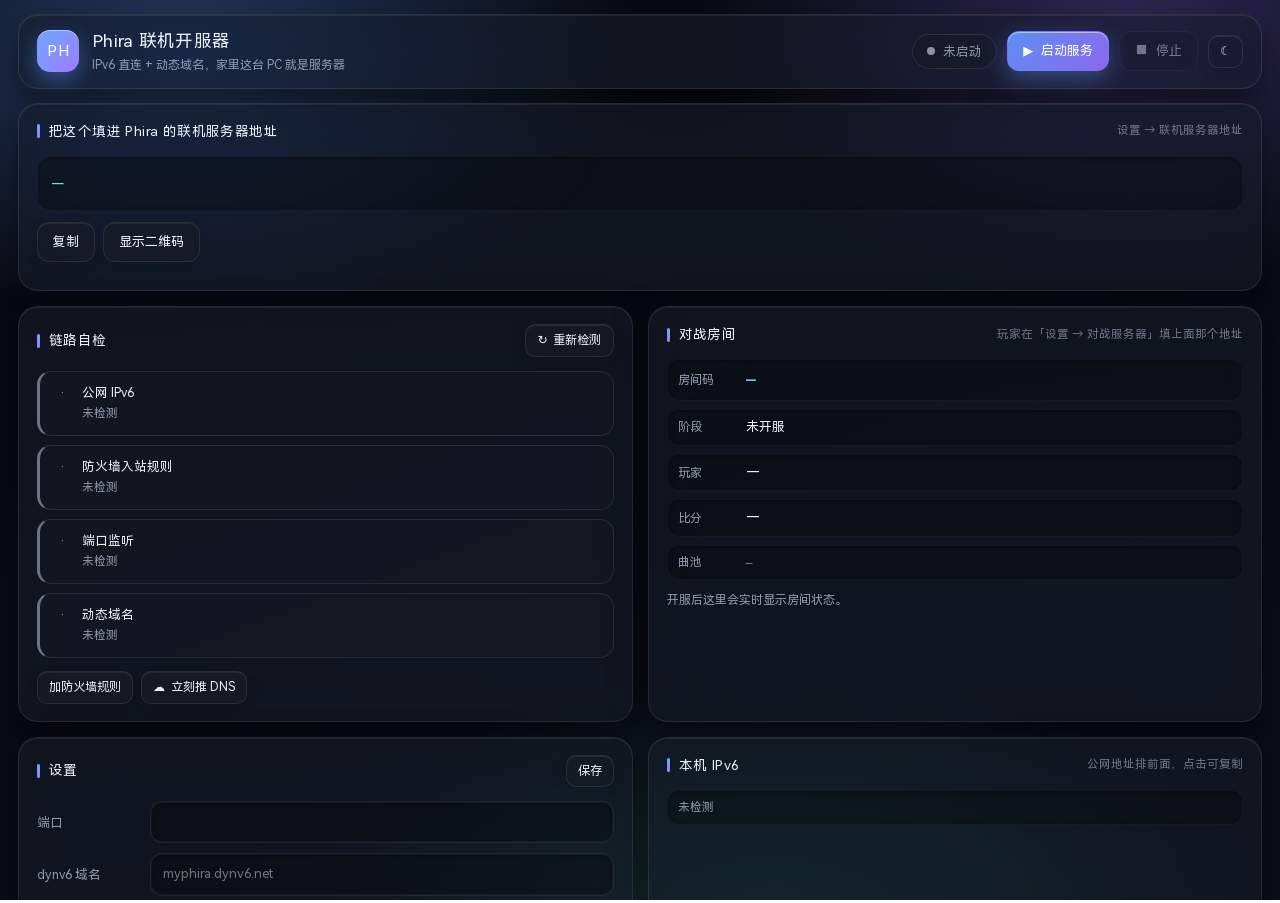
<file: launcher/ui/index.html>
<!DOCTYPE html>
<html lang="zh-CN" data-theme="dark">
<head>
  <meta charset="UTF-8" />
  <meta name="viewport" content="width=device-width, initial-scale=1.0" />
  <title>Phira 联机开服器</title>
  <link rel="stylesheet" href="style.css" />
</head>
<body>

<header class="topbar glass">
  <div class="brand">
    <div class="logo">PH</div>
    <div>
      <h1>Phira 联机开服器</h1>
      <p class="sub">IPv6 直连 + 动态域名，家里这台 PC 就是服务器</p>
    </div>
  </div>
  <div class="top-actions">
    <div id="status-pill" class="pill off"><span class="dot"></span><span id="status-text">未启动</span></div>
    <button id="btn-start" class="btn primary">▶&nbsp; 启动服务</button>
    <button id="btn-stop" class="btn ghost" disabled>■&nbsp; 停止</button>
    <button id="btn-theme" class="btn ghost small" title="切换深浅色">☾</button>
  </div>
</header>

<main>
  <section class="grid">
    <!-- 分享 -->
    <div class="card glass wide hoverable">
      <div class="card-head">
        <h2>把这个填进 Phira 的联机服务器地址</h2>
        <span class="hint">设置 → 联机服务器地址</span>
      </div>
      <div class="share">
        <div class="share-main">
          <code id="share-addr" class="big-addr">—</code>
          <div class="share-btns">
            <button id="btn-copy" class="btn">复制</button>
            <button id="btn-qr" class="btn">显示二维码</button>
          </div>
        </div>
        <div id="qr-wrap" class="qr hidden"></div>
      </div>
      <p class="note" id="share-note"></p>
    </div>

    <!-- 自检 -->
    <div class="card glass hoverable">
      <div class="card-head">
        <h2>链路自检</h2>
        <button id="btn-check" class="btn small">↻&nbsp; 重新检测</button>
      </div>
      <ul class="checklist" id="checklist">
        <li class="check pending"><span class="mark">·</span><div><b>公网 IPv6</b><em>未检测</em></div></li>
        <li class="check pending"><span class="mark">·</span><div><b>防火墙入站规则</b><em>未检测</em></div></li>
        <li class="check pending"><span class="mark">·</span><div><b>端口监听</b><em>未检测</em></div></li>
        <li class="check pending"><span class="mark">·</span><div><b>动态域名</b><em>未检测</em></div></li>
      </ul>
      <div class="row">
        <button id="btn-fw" class="btn small">加防火墙规则</button>
        <button id="btn-ddns" class="btn small">☁&nbsp; 立刻推 DNS</button>
      </div>
    </div>

    <!-- 对战房间 -->
    <div class="card glass hoverable">
      <div class="card-head">
        <h2>对战房间</h2>
        <span class="hint">玩家在「设置 → 对战服务器」填上面那个地址</span>
      </div>
      <div class="room">
        <div class="room-row">
          <span class="room-label">房间码</span>
          <b id="room-code" class="room-code">—</b>
        </div>
        <div class="room-row">
          <span class="room-label">阶段</span>
          <b id="room-phase">未开服</b>
        </div>
        <div class="room-row">
          <span class="room-label">玩家</span>
          <span id="room-players">—</span>
        </div>
        <div class="room-row">
          <span class="room-label">比分</span>
          <span id="room-score">—</span>
        </div>
        <div class="room-row">
          <span class="room-label">曲池</span>
          <span id="room-pool" class="room-pool">—</span>
        </div>
      </div>
      <p class="note" id="room-note">开服后这里会实时显示房间状态。</p>
    </div>

    <!-- 设置 -->
    <div class="card glass hoverable">
      <div class="card-head"><h2>设置</h2><button id="btn-save" class="btn small">保存</button></div>
      <label class="field"><span>端口</span><input id="in-port" type="number" min="1" max="65535" /></label>
      <label class="field"><span>dynv6 域名</span><input id="in-domain" placeholder="myphira.dynv6.net" /></label>
      <label class="field"><span>dynv6 token</span><input id="in-token" type="password" placeholder="在 dynv6 的域名详情页拿" /></label>
      <label class="toggler"><input id="in-ddns" type="checkbox" /><span>每 3 分钟自动更新动态域名</span></label>
      <label class="toggler"><input id="in-fw" type="checkbox" /><span>开服时自动加防火墙规则</span></label>
      <p class="note">域名留空就直接用 <code>[IPv6]:端口</code> 分享（地址会变，每次要重新发）。</p>
    </div>

    <!-- 地址明细 -->
    <div class="card glass hoverable">
      <div class="card-head"><h2>本机 IPv6</h2><span class="hint">公网地址排前面，点击可复制</span></div>
      <ul class="addrs" id="addrs"><li class="empty">未检测</li></ul>
    </div>
  </section>

  <section class="card glass logs">
    <div class="card-head"><h2>日志</h2><button id="btn-clear" class="btn small ghost">清空</button></div>
    <div id="log" class="logbox"></div>
  </section>
</main>

<script src="app.js"></script>
</body>
</html>
</file>
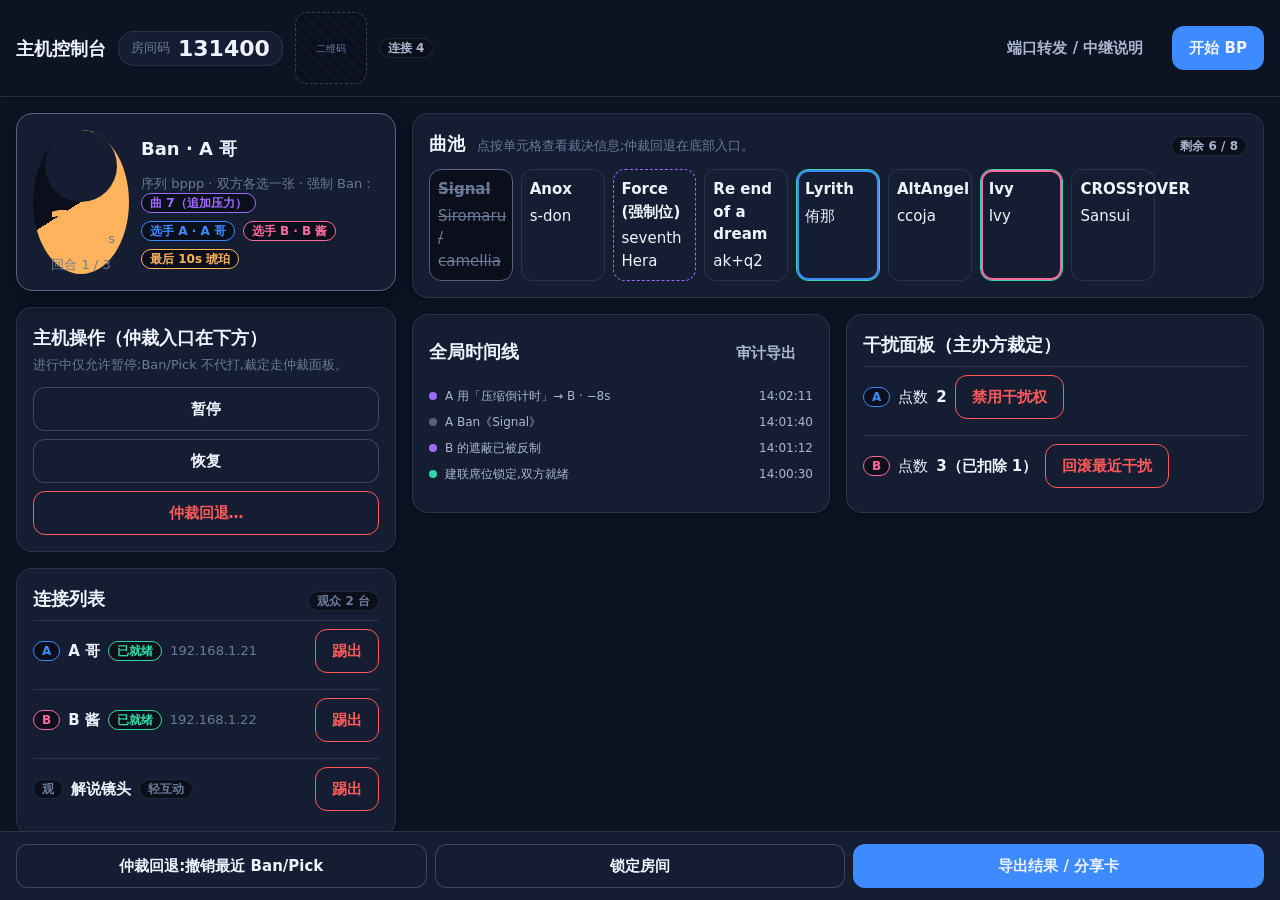
<file: bp-host/src/frontend/wireframe-host-console.html>
<!doctype html>
<!--
  wireframe-host-console.html —— 主机控制台线框（handoff 任务#7 · 桌面为主）
  布局：顶部房间码+二维码+连接数；中左当前回合卡片+倒计时；中右曲池网格；
        底部操作区+仲裁入口；侧边可滑出连接列表+全局时间线。
  视觉值一律来自 design-tokens.css（本文件禁止硬编码任何颜色/像素值）。
  注意：线框用假数据；真实运行时数据只来自主机广播（客户端不乐观推进）。
-->
<html lang="zh-CN">
<head>
<meta charset="utf-8">
<meta name="viewport" content="width=device-width, initial-scale=1">
<title>bp-host 线框 · 主机控制台</title>
<link rel="stylesheet" href="./design-tokens.css">
<link rel="stylesheet" href="./wireframe.css">
<style>
  /* 仅布局几何，全部使用令牌刻度 */
  .console-grid {
    display: grid;
    grid-template-columns: minmax(280px, 380px) 1fr;
    gap: var(--sp-4);
    padding: var(--sp-4);
    flex: 1;
    align-items: start;
  }
  .left-col { display: grid; gap: var(--sp-4); }
  .console-ops {
    display: grid;
    gap: var(--sp-2);
    grid-template-columns: repeat(auto-fit, minmax(var(--sp-10) * 2, 1fr));
  }
  .detail-cols { display: grid; gap: var(--sp-4); grid-template-columns: 1fr 1fr; }
  .conn-list { display: grid; gap: var(--sp-2); }
  .conn-row {
    display: flex; align-items: center; gap: var(--sp-2);
    padding: var(--sp-2) 0; border-top: 1px solid var(--border-subtle);
  }
</style>
</head>
<body>
<div class="app-shell">
  <!-- 顶栏：房间码 + 二维码 + 连接数 + 裁定入口 -->
  <header class="app-top">
    <strong style="font-size: var(--fz-lg)">主机控制台</strong>
    <span class="card" style="padding: 0 var(--sp-3); display: inline-flex; gap: var(--sp-2); align-items: center; box-shadow: none;">
      <span class="card-subtitle" style="margin: 0">房间码</span>
      <strong style="font-size: var(--fz-xl); font-variant-numeric: tabular-nums;">131400</strong>
    </span>
    <div class="qr" aria-label="扫码加入（线框占位）">二维码</div>
    <span class="badge">连接 4</span>
    <span style="flex: 1"></span>
    <button class="btn" variant="ghost">端口转发 / 中继说明</button>
    <button class="btn" variant="primary">开始 BP</button>
  </header>

  <div class="console-grid">
    <!-- 中左：当前回合 + 倒计时 + 操盘 -->
    <section class="left-col">
      <article class="turn-card" actor="A" sem="ban">
        <div style="display: flex; align-items: center; gap: var(--sp-3)">
          <div class="ring" tone="warn" style="--ring-pct: 66; --ring-tone: var(--danger-timeout);">
            <div class="ring-label">
              <div class="countdown" tone="warn">18<span class="countdown-unit">s</span></div>
              <div class="countdown-unit">回合 1 / 3</div>
            </div>
          </div>
          <div style="display: grid; gap: var(--sp-2); flex: 1">
            <h2 class="card-title">Ban · A 哥</h2>
            <p class="card-subtitle">序列 bppp · 双方各选一张 · 强制 Ban：<span class="badge" sem="interference">曲 7（追加压力）</span></p>
            <div style="display: flex; gap: var(--sp-2); flex-wrap: wrap">
              <span class="badge" A-side>选手 A · A 哥</span>
              <span class="badge" B-side>选手 B · B 酱</span>
              <span class="badge" sem="timeout">最后 10s 琥珀</span>
            </div>
          </div>
        </div>
      </article>

      <article class="card">
        <h3 class="card-title">主机操作（仲裁入口在下方）</h3>
        <p class="card-subtitle">进行中仅允许暂停;Ban/Pick 不代打,裁定走仲裁面板。</p>
        <div class="console-ops" style="margin-top: var(--sp-3)">
          <button class="btn">暂停</button>
          <button class="btn">恢复</button>
          <button class="btn" variant="danger">仲裁回退…</button>
        </div>
      </article>

      <article class="card">
        <div style="display: flex; align-items: baseline; justify-content: space-between">
          <h3 class="card-title">连接列表</h3>
          <span class="badge" role="spectator">观众 2 台</span>
        </div>
        <div class="conn-list" style="margin-top: var(--sp-2)">
          <div class="conn-row">
            <span class="badge" A-side>A</span><strong>A 哥</strong>
            <span class="badge" sem="pick">已就绪</span>
            <span class="card-subtitle" style="margin: 0">192.168.1.21</span>
            <span style="flex: 1"></span>
            <button class="btn" variant="danger">踢出</button>
          </div>
          <div class="conn-row">
            <span class="badge" B-side>B</span><strong>B 酱</strong>
            <span class="badge" sem="pick">已就绪</span>
            <span class="card-subtitle" style="margin: 0">192.168.1.22</span>
            <span style="flex: 1"></span>
            <button class="btn" variant="danger">踢出</button>
          </div>
          <div class="conn-row">
            <span class="badge" role="spectator">观</span><strong>解说镜头</strong>
            <span class="badge" role="spectator">轻互动</span>
            <span style="flex: 1"></span>
            <button class="btn" variant="danger">踢出</button>
          </div>
        </div>
      </article>
    </section>

    <!-- 中右：曲池 + 时间线 -->
    <section style="display: grid; gap: var(--sp-4)">
      <article class="card">
        <div style="display: flex; align-items: baseline; gap: var(--sp-3)">
          <h3 class="card-title">曲池</h3>
          <span class="card-subtitle">点按单元格查看裁决信息;仲裁回退在底部入口。</span>
          <span style="flex: 1"></span>
          <span class="badge">剩余 6 / 8</span>
        </div>
        <div class="pool-grid" style="margin-top: var(--sp-3)">
          <button class="chart-cell" status="banned"><strong>Signal</strong><span>Siromaru / camellia</span></button>
          <button class="chart-cell"><strong>Anox</strong><span>s-don</span></button>
          <button class="chart-cell" status="forcedBanCandidate"><strong>Force (强制位)</strong><span>seventh Hera</span></button>
          <button class="chart-cell"><strong>Re end of a dream</strong><span>ak+q2</span></button>
          <button class="chart-cell" status="picked" picked-by="A"><strong>Lyrith</strong><span>侑那</span></button>
          <button class="chart-cell"><strong>AltAngel</strong><span>ccoja</span></button>
          <button class="chart-cell" status="picked" picked-by="B"><strong>Ivy</strong><span>Ivy</span></button>
          <button class="chart-cell"><strong>CROSS†OVER</strong><span>Sansui</span></button>
        </div>
      </article>

      <div class="detail-cols">
        <article class="card">
          <div style="display: flex; align-items: baseline; justify-content: space-between">
            <h3 class="card-title">全局时间线</h3>
            <button class="btn" variant="ghost">审计导出</button>
          </div>
          <div class="timeline" style="margin-top: var(--sp-3)">
            <div class="tl-item" sem="interference"><i class="tl-dot"></i>A 用「压缩倒计时」→ B · −8s<span style="flex:1"></span><span>14:02:11</span></div>
            <div class="tl-item" sem="ban"><i class="tl-dot"></i>A Ban《Signal》<span style="flex:1"></span><span>14:01:40</span></div>
            <div class="tl-item" sem="interference"><i class="tl-dot"></i>B 的遮蔽已被反制<span style="flex:1"></span><span>14:01:12</span></div>
            <div class="tl-item" sem="pick"><i class="tl-dot"></i>建联席位锁定,双方就绪<span style="flex:1"></span><span>14:00:30</span></div>
          </div>
        </article>
        <article class="card">
          <h3 class="card-title">干扰面板（主办方裁定）</h3>
          <div class="conn-list" style="margin-top: var(--sp-2)">
            <div class="conn-row">
              <span class="badge" A-side>A</span> 点数 <strong>2</strong>
              <button class="btn" variant="danger">禁用干扰权</button>
            </div>
            <div class="conn-row">
              <span class="badge" B-side>B</span> 点数 <strong>3（已扣除 1）</strong>
              <button class="btn" variant="danger">回滚最近干扰</button>
            </div>
          </div>
        </article>
      </div>
    </section>
  </div>

  <!-- 底部操作区：仲裁入口（桌面为通栏 dock） -->
  <div class="ops-dock">
    <button class="btn">仲裁回退:撤销最近 Ban/Pick</button>
    <button class="btn">锁定房间</button>
    <button class="btn" variant="primary">导出结果 / 分享卡</button>
  </div>
</div>
</body>
</html>
</file>
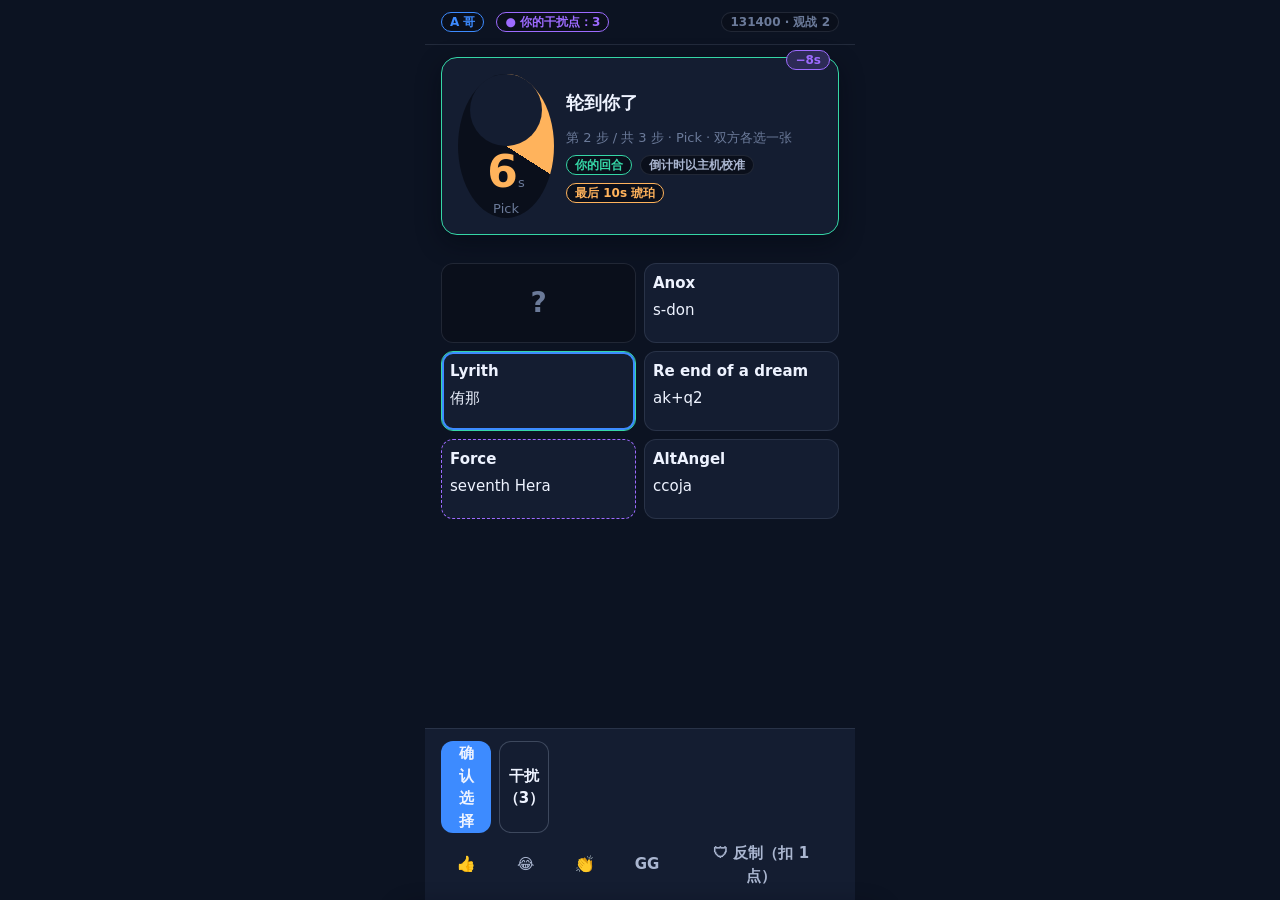
<file: bp-host/src/frontend/wireframe-player-bp.html>
<!doctype html>
<!--
  wireframe-player-bp.html —— 参赛者 BP 视图线框（handoff 任务#7 · 移动竖屏优先）
  布局：顶部对手信息+干扰标记；中上当前回合卡（轮到我+倒计时环）；
        中部曲池网格（被遮蔽=毛玻璃/问号占位）；底部固定操作区（确认 + 干扰入口 + 表情栏）。
  底线（handoff 第 6 节）：44px 热区 / touch-action / 100dvh / env(safe-area-inset-bottom) /
        确认走 Bottom Sheet（≤40% 屏高 + 二次确认）/ BP 进行中禁止模态框（提示用 toast）。
  视觉值全部来自 design-tokens.css。
-->
<html lang="zh-CN">
<head>
<meta charset="utf-8">
<meta name="viewport" content="width=device-width, initial-scale=1, viewport-fit=cover">
<title>bp-host 线框 · 参赛者 BP 视图</title>
<link rel="stylesheet" href="./design-tokens.css">
<link rel="stylesheet" href="./wireframe.css">
<style>
  /* 仅布局几何（全部令牌刻度） */
  .player-shell {
    width: min(430px, 100%);
    margin: 0 auto;
    min-height: var(--dvh);
    display: grid;
    grid-template-rows: auto auto 1fr auto;  /* 顶栏 / 回合卡 / 曲池 / 底部操作 */
  }
  .push-note { text-align: center; }
</style>
</head>
<body>
<div class="player-shell">
  <!-- 顶部：对手信息 + 干扰标记 -->
  <header class="app-top">
    <span class="badge" A-side>A 哥</span>
    <span class="badge" sem="interference">● 你的干扰点：3</span>
    <span style="flex: 1"></span>
    <span class="badge" role="spectator" title="退出房间">131400 · 观战 2</span>
  </header>

  <!-- 中上：当前回合卡（第一视觉权重） -->
  <article class="turn-card" style="margin: var(--sp-3) var(--sp-4);" actor="A" sem="pick">
    <div class="fx-tag">−8s</div>
    <div style="display: flex; align-items: center; gap: var(--sp-3)">
      <div class="ring" tone="warn" style="--ring-pct: 34; --ring-tone: var(--danger-timeout);">
        <div class="ring-label">
          <div class="countdown" tone="warn" id="cn">7<span class="countdown-unit">s</span></div>
          <div class="countdown-unit">Pick</div>
        </div>
      </div>
      <div style="display: grid; gap: var(--sp-2); flex: 1">
        <h2 class="card-title">轮到你了</h2>
        <p class="card-subtitle">第 2 步 / 共 3 步 · Pick · 双方各选一张</p>
        <div style="display: flex; gap: var(--sp-2); flex-wrap: wrap">
          <span class="badge" sem="pick">你的回合</span>
          <span class="badge">倒计时以主机校准</span>
          <span class="badge" sem="timeout">最后 10s 琥珀</span>
        </div>
      </div>
    </div>
  </article>

  <!-- 中部：曲池网格（遮蔽=毛玻璃/问号占位；仅渲染层，主机态不变） -->
  <main style="padding: var(--sp-4); overflow: auto;">
    <div class="pool-grid" style="grid-template-columns: 1fr 1fr;">
      <button class="chart-cell" masked>
        <span class="chart-mask-hint">?</span>遮蔽占位</button>
      <button class="chart-cell"><strong>Anox</strong><span>s-don</span></button>
      <button class="chart-cell" status="picked" picked-by="A"><strong>Lyrith</strong><span>侑那</span></button>
      <button class="chart-cell"><strong>Re end of a dream</strong><span>ak+q2</span></button>
      <button class="chart-cell" status="forcedBanCandidate"><strong>Force</strong><span>seventh Hera</span></button>
      <button class="chart-cell"><strong>AltAngel</strong><span>ccoja</span></button>
    </div>
  </main>

  <!-- 底部固定操作区：确认 + 干扰入口 + 表情快捷栏 -->
  <div class="ops-dock" style="position: static;">
    <button class="btn" variant="primary" side="A" id="open-sheet">确认选择</button>
    <button class="btn" id="open-interference">干扰（3）</button>
    <div style="grid-column: 1 / -1; display: flex; gap: var(--sp-2); overflow-x: auto;">
      <button class="btn" variant="ghost">👍</button>
      <button class="btn" variant="ghost">😂</button>
      <button class="btn" variant="ghost">👏</button>
      <button class="btn" variant="ghost">GG</button>
      <button class="btn" variant="ghost">🛡 反制（扣 1 点）</button>
    </div>
  </div>
</div>

<!-- Bottom Sheet（≤40% 屏高；BP 进行中禁模态，一切用 Sheet + toast） -->
<div class="sheet-scrim" id="scrim"></div>
<aside class="sheet" id="sheet" aria-label="确认面板">
  <div class="sheet-handle"></div>
  <h3 class="card-title">确认 Pick：《Anox》？</h3>
  <p class="card-subtitle">操作确认后不可撤回（裁定回退仅主办方）；二次确认防误触。</p>
  <div style="display: flex; gap: var(--sp-2); margin-top: var(--sp-3)">
    <button class="btn" id="confirm-first">确认</button>
    <button class="btn" variant="ghost" id="cancel">再想想</button>
  </div>
  <div id="confirm-2" style="display: none; margin-top: var(--sp-3); border-top: 1px solid var(--border-subtle); padding-top: var(--sp-3);">
    <h4 class="card-title" style="font-size: var(--fz-md)">二次确认</h4>
    <div style="display: flex; gap: var(--sp-2); margin-top: var(--sp-2)">
      <button class="btn" variant="primary" side="A" id="confirm-final">发送到主机</button>
      <button class="btn" variant="ghost" id="cancel-2">放弃</button>
    </div>
  </div>
</aside>

<div class="toast" id="toast" style="display: none;">操作已受理，等待主机确认（数据以主机为准）</div>

<script>
  // —— 仅交互演示骨架：真实上线后由 net.ts 事件驱动，本文件不做状态推进 ——
  const sheet = document.getElementById('sheet');
  const scrim = document.getElementById('scrim');
  const toast = document.getElementById('toast');
  const openSheet = (on) => { sheet.setAttribute('open', ''); scrim.setAttribute('open', ''); };
  const closeSheet = () => { sheet.removeAttribute('open'); scrim.removeAttribute('open'); };
  document.getElementById('open-sheet').onclick = openSheet;
  document.getElementById('open-interference').onclick = () => {
    toast.textContent = '干扰入口:选类型 → 选目标 → 付点数（均由主机校验并执行）';
    toast.style.display = 'block';
    setTimeout(() => (toast.style.display = 'none'), 2000);
  };
  document.getElementById('cancel').onclick = closeSheet;
  document.getElementById('cancel-2').onclick = closeSheet;
  document.getElementById('confirm-first').onclick = () => {
    document.getElementById('confirm-2').style.display = 'block';
  };
  document.getElementById('confirm-final').onclick = () => {
    closeSheet();
    toast.textContent = '操作已发出（未受确切确认前本地状态不推进）';
    toast.style.display = 'block';
    setTimeout(() => (toast.style.display = 'none'), 2200);
  };
  scrim.onclick = closeSheet;

  // 倒计时本地平滑渲染演示：主机为准的 deadline 由 TimerSync 校准（此处假数据）
  let left = 7;
  setInterval(() => {
    left = Math.max(0, left - 1);
    const cn = document.getElementById('cn');
    cn.innerHTML = left + '<span class="countdown-unit">s</span>';
    cn.setAttribute('tone', left <= 3 ? 'hot' : 'warn');
  }, 1000);
</script>
</body>
</html>
</file>
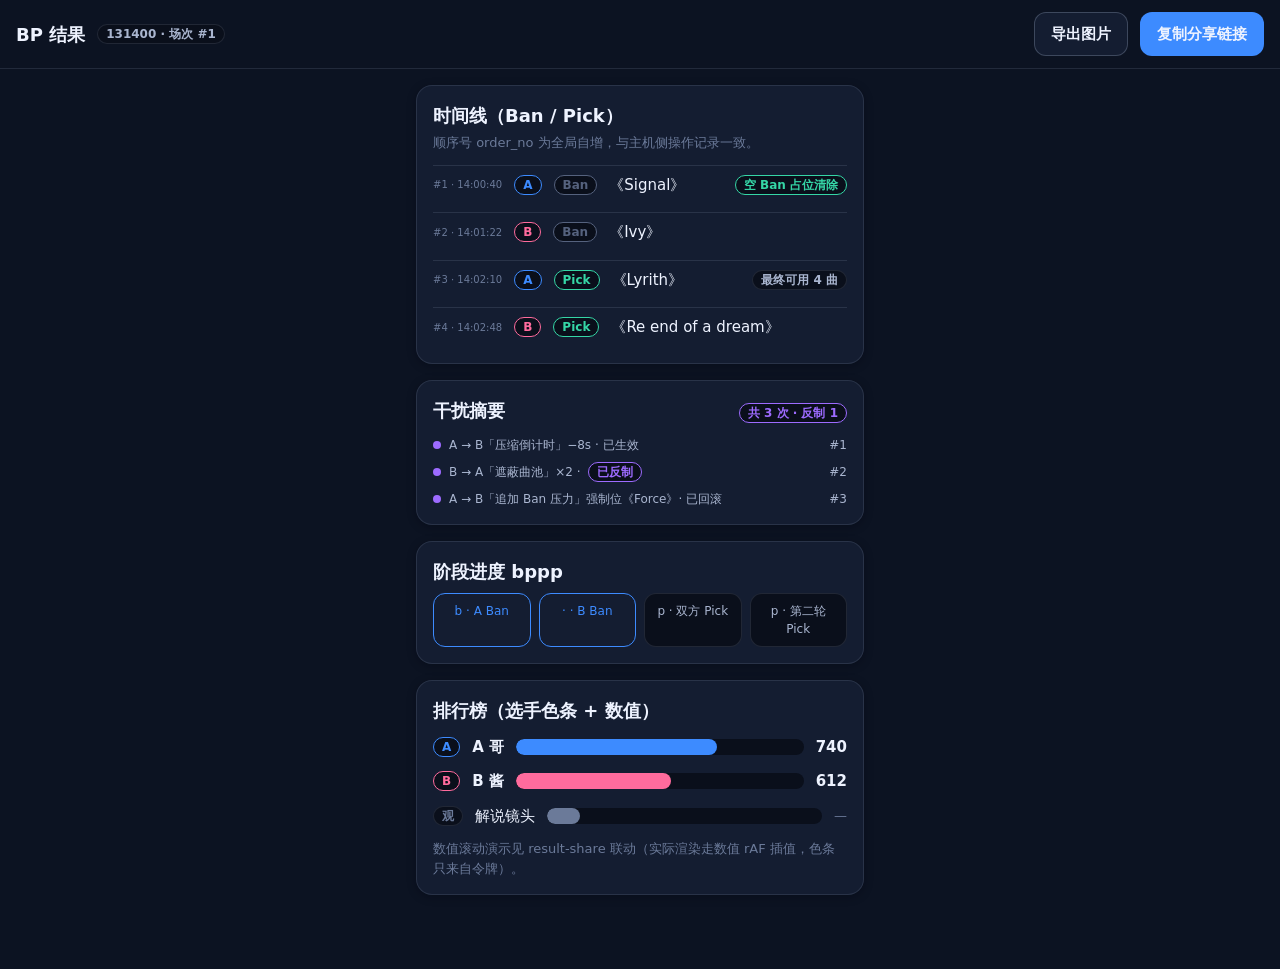
<file: bp-host/src/frontend/wireframe-result.html>
<!doctype html>
<!--
  wireframe-result.html —— BP 结果 / 分享卡线框（handoff 任务#7）
  布局：顶部导出图片/复制链接；上半双方 Ban/Pick 列表 + 干扰摘要（卡片分区）；
        下半阶段进度与排行榜（选手色条 + 数值）。
  数据结构对应 net/protocol.rs 的 BpResult（bans/picks/availableCharts/interferenceLog）。
  视觉值全部来自 design-tokens.css。
-->
<html lang="zh-CN">
<head>
<meta charset="utf-8">
<meta name="viewport" content="width=device-width, initial-scale=1, viewport-fit=cover">
<title>bp-host 线框 · 结果 / 分享卡</title>
<link rel="stylesheet" href="./design-tokens.css">
<link rel="stylesheet" href="./wireframe.css">
<style>
  .result-wrap {
    width: min(480px, 100%);
    margin: 0 auto;
    min-height: var(--dvh);
    display: flex;
    flex-direction: column;
    gap: var(--sp-4);
    padding: var(--sp-4) var(--sp-4) calc(var(--sp-6) + var(--safe-bottom));
  }
  .op-list { display: grid; gap: var(--sp-2); }
  .op-row {
    display: flex; align-items: center; gap: var(--sp-3);
    padding: var(--sp-2) 0; border-top: 1px solid var(--border-subtle);
  }
  .op-row .order {
    min-width: calc(var(--sp-6) * 1.4);
    font-size: var(--fz-2xs); color: var(--text-tertiary);
    font-variant-numeric: tabular-nums;
  }
  .stage-steps { display: flex; gap: var(--sp-2); margin-top: var(--sp-2); }
  .stage-step {
    flex: 1; text-align: center;
    padding: var(--sp-2); border-radius: var(--r-md);
    border: 1px solid var(--border-subtle);
    font-size: var(--fz-xs); color: var(--text-secondary);
    background: var(--surface-sunken);
  }
  .stage-step[A] { border-color: var(--side-a); color: var(--side-a); background: transparent; }
  .stage-step[B] { border-color: var(--side-b); color: var(--side-b); background: transparent; }
</style>
</head>
<body>
<div class="app-shell">
  <!-- 顶栏：导出动作 -->
  <header class="app-top">
    <strong style="font-size: var(--fz-lg)">BP 结果</strong>
    <span class="badge">131400 · 场次 #1</span>
    <span style="flex: 1"></span>
    <button class="btn">导出图片</button>
    <button class="btn" variant="primary">复制分享链接</button>
  </header>

  <div class="result-wrap">
    <!-- 上半：双方 Ban/Pick 列表 + 干扰摘要 -->
    <article class="card">
      <h2 class="card-title">时间线（Ban / Pick）</h2>
      <p class="card-subtitle">顺序号 order_no 为全局自增，与主机侧操作记录一致。</p>
      <div class="op-list" style="margin-top: var(--sp-3)">
        <div class="op-row"><span class="order">#1 · 14:00:40</span><span class="badge" A-side>A</span><span class="badge" sem="ban">Ban</span>《Signal》<span style="flex:1"></span><span class="badge" sem="pick">空 Ban 占位清除</span></div>
        <div class="op-row"><span class="order">#2 · 14:01:22</span><span class="badge" B-side>B</span><span class="badge" sem="ban">Ban</span>《Ivy》<span style="flex:1"></span></div>
        <div class="op-row"><span class="order">#3 · 14:02:10</span><span class="badge" A-side>A</span><span class="badge" sem="pick">Pick</span>《Lyrith》<span style="flex:1"></span><span class="badge">最终可用 4 曲</span></div>
        <div class="op-row"><span class="order">#4 · 14:02:48</span><span class="badge" B-side>B</span><span class="badge" sem="pick">Pick</span>《Re end of a dream》<span style="flex:1"></span></div>
      </div>
    </article>

    <article class="card">
      <div style="display: flex; align-items: baseline; justify-content: space-between">
        <h2 class="card-title">干扰摘要</h2>
        <span class="badge" sem="interference">共 3 次 · 反制 1</span>
      </div>
      <div class="timeline" style="margin-top: var(--sp-3)">
        <div class="tl-item" sem="interference"><i class="tl-dot"></i>A → B「压缩倒计时」−8s · 已生效<span style="flex:1"></span>#1</div>
        <div class="tl-item" sem="interference"><i class="tl-dot"></i>B → A「遮蔽曲池」×2 · <span class="badge" sem="interference">已反制</span><span style="flex:1"></span>#2</div>
        <div class="tl-item" sem="interference"><i class="tl-dot"></i>A → B「追加 Ban 压力」强制位《Force》· 已回滚<span style="flex:1"></span>#3</div>
      </div>
    </article>

    <!-- 下半：阶段进度 + 排行榜（选手色条 + 数值） -->
    <article class="card">
      <h2 class="card-title">阶段进度 bppp</h2>
      <div class="stage-steps">
        <div class="stage-step" A>b · A Ban</div>
        <div class="stage-step" A>· · B Ban</div>
        <div class="stage-step">p · 双方 Pick</div>
        <div class="stage-step">p · 第二轮 Pick</div>
      </div>
    </article>

    <article class="card">
      <h2 class="card-title">排行榜（选手色条 + 数值）</h2>
      <div style="display: grid; gap: var(--sp-3); margin-top: var(--sp-3)">
        <div class="leader-row">
          <span class="badge" A-side>A</span><strong>A 哥</strong>
          <span class="leader-bar" style="--leader-rest: 30%; --leader-tone: var(--side-a);"><i></i></span>
          <strong>740</strong>
        </div>
        <div class="leader-row">
          <span class="badge" B-side>B</span><strong>B 酱</strong>
          <span class="leader-bar" style="--leader-rest: 46%; --leader-tone: var(--side-b);"><i></i></span>
          <strong>612</strong>
        </div>
        <div class="leader-row">
          <span class="badge" role="spectator">观</span>解说镜头
          <span class="leader-bar" style="--leader-rest: 88%; --leader-tone: var(--spectator-muted);"><i></i></span>
          <span class="card-subtitle" style="margin: 0">—</span>
        </div>
      </div>
      <p class="card-subtitle" style="margin-top: var(--sp-3)">数值滚动演示见 result-share 联动（实际渲染走数值 rAF 插值，色条只来自令牌）。</p>
    </article>
  </div>
</div>
</body>
</html>
</file>
<file: launcher/ui/style.css>
/* ============================================================
   Phira 联机开服器 —— 磨砂玻璃界面
   字体：随程序打包的 fonts/app-font.ttf（HarmonyOS Sans SC，华为免费商用；

   磨砂玻璃 = 半透明染色 + backdrop-filter 模糊 + 发丝边 + 柔和阴影。
   刻意不做边缘折射 / SVG 滤镜那一套：那种效果必须靠眼睛反复调，
   而调参的过程成本太高，稳妥的观感更重要。
   ============================================================ */

@font-face {
  font-family: "HarmonyOS Sans SC";
  src: url("fonts/app-font.ttf") format("truetype");
  font-weight: 100 900;
  font-display: swap;
}

/* ---------------- 主题变量 ---------------- */
:root {
  --tint: 255 255 255;
  --tint-a: 0.6;
  --sheen: rgba(255, 255, 255, .95);

  --wall-1: #eaeef7;
  --wall-2: #dde4f2;
  --blob-a: 110 168 254;
  --blob-b: 157 123 255;
  --blob-c: 126 224 192;

  --line: rgba(255, 255, 255, .75);
  --line-hi: rgb(110 168 254 / .45);
  --shadow: 0 12px 30px rgba(18, 34, 74, .14);
  --shadow-hi: 0 20px 44px rgba(18, 34, 74, .22);

  --text: #10151f;
  --dim: #59637a;
  --dim-2: #7f8899;

  --accent: #2f6fe4;
  --accent-2: #0f8b70;
  --violet: #7a52e0;
  --ok: #12915a;
  --warn: #a86400;
  --err: #c33636;

  --well: rgba(255, 255, 255, .55);
  --well-hi: rgba(255, 255, 255, .78);
  --well-shadow: inset 0 1px 3px rgba(24, 40, 80, .10), inset 0 0 0 1px rgba(255, 255, 255, .7);

  --radius: 20px;
  --radius-sm: 12px;
  --font: "HarmonyOS Sans SC", "Microsoft YaHei UI", "Segoe UI", system-ui, sans-serif;
  --mono: "Cascadia Mono", "JetBrains Mono", Consolas, monospace;
  --ease: cubic-bezier(.2, .8, .2, 1);
}

[data-theme="dark"] {
  --tint: 24 28 38;
  --tint-a: 0.58;
  --sheen: rgba(255, 255, 255, .07);

  --wall-1: #070a11;
  --wall-2: #0a0f19;
  --blob-a: 96 150 255;
  --blob-b: 150 110 255;
  --blob-c: 90 210 190;

  --line: rgba(255, 255, 255, .09);
  --line-hi: rgb(110 168 254 / .4);
  --shadow: 0 14px 34px rgba(0, 0, 0, .5);
  --shadow-hi: 0 22px 50px rgba(0, 0, 0, .62);

  --text: #e9eef7;
  --dim: #8d99ab;
  --dim-2: #6b7587;

  --accent: #6ea8fe;
  --accent-2: #7ee0c0;
  --violet: #9d7bff;
  --ok: #4ade80;
  --warn: #fbbf24;
  --err: #f87171;

  --well: rgba(0, 0, 0, .28);
  --well-hi: rgba(0, 0, 0, .42);
  --well-shadow: inset 0 1px 4px rgba(0, 0, 0, .45), inset 0 0 0 1px rgba(255, 255, 255, .06);
}

* { box-sizing: border-box; }

html, body {
  margin: 0;
  height: 100%;
  color: var(--text);
  font: 14px/1.55 var(--font);
  overflow: hidden;
  user-select: none;
  -webkit-font-smoothing: antialiased;
}

/* ---------------- 壁纸：磨砂要透出后面的东西才看得出来 ---------------- */
body {
  background:
    radial-gradient(58% 48% at 14% 6%, rgb(var(--blob-a) / .34), transparent 62%),
    radial-gradient(52% 46% at 88% 2%, rgb(var(--blob-b) / .28), transparent 64%),
    radial-gradient(62% 52% at 60% 106%, rgb(var(--blob-c) / .20), transparent 62%),
    linear-gradient(160deg, var(--wall-1), var(--wall-2));
  background-attachment: fixed;
}

/* ---------------- 磨砂玻璃面板 ---------------- */
.glass {
  position: relative;
  border-radius: var(--radius);
  background: rgb(var(--tint) / var(--tint-a));
  backdrop-filter: blur(20px) saturate(140%);
  -webkit-backdrop-filter: blur(20px) saturate(140%);
  border: 1px solid var(--line);
  box-shadow: var(--shadow), inset 0 1px 0 var(--sheen);
  transition: transform .26s var(--ease), box-shadow .26s var(--ease), border-color .26s var(--ease), background .3s var(--ease);
}
.glass.hoverable:hover {
  transform: translateY(-3px);
  box-shadow: var(--shadow-hi), inset 0 1px 0 var(--sheen);
  border-color: var(--line-hi);
}

/* ---------------- 顶栏 ---------------- */
.topbar {
  display: flex;
  align-items: center;
  justify-content: space-between;
  gap: 16px;
  margin: 14px 18px 0;
  padding: 13px 18px;
  -webkit-app-region: drag;
}
.topbar button, .topbar input { -webkit-app-region: no-drag; }
.brand { display: flex; align-items: center; gap: 13px; }
.logo {
  width: 42px; height: 42px;
  display: grid; place-items: center;
  border-radius: 13px;
  background: linear-gradient(135deg, var(--accent), var(--violet));
  color: #fff; font-weight: 700; font-size: 15px; letter-spacing: .5px;
  box-shadow: 0 8px 20px rgb(var(--blob-a) / .4), inset 0 1px 0 rgba(255, 255, 255, .45);
  transition: transform .26s var(--ease), box-shadow .26s var(--ease);
}
.logo:hover { transform: translateY(-2px) scale(1.03); box-shadow: 0 12px 26px rgb(var(--blob-a) / .55); }
h1 { margin: 0; font-size: 17.5px; font-weight: 600; letter-spacing: .3px; }
.sub { margin: 1px 0 0; font-size: 12px; color: var(--dim); }
.top-actions { display: flex; align-items: center; gap: 10px; }

/* ---------------- 按钮 ---------------- */
.btn {
  position: relative;
  border: 1px solid var(--line);
  border-radius: var(--radius-sm);
  padding: 9px 15px;
  font: inherit; font-size: 13px; font-weight: 500;
  color: var(--text);
  cursor: pointer;
  overflow: hidden;
  background: rgb(var(--tint) / calc(var(--tint-a) + .08));
  backdrop-filter: blur(12px) saturate(140%);
  -webkit-backdrop-filter: blur(12px) saturate(140%);
  box-shadow: 0 4px 12px rgba(0, 0, 0, .12), inset 0 1px 0 var(--sheen);
  transition: transform .18s var(--ease), box-shadow .22s var(--ease), background .22s var(--ease), border-color .22s var(--ease);
}
.btn:hover {
  transform: translateY(-2px);
  background: rgb(var(--tint) / calc(var(--tint-a) + .2));
  border-color: var(--line-hi);
  box-shadow: 0 10px 24px rgba(0, 0, 0, .2), inset 0 1px 0 var(--sheen);
}
.btn:active { transform: translateY(0) scale(.985); }
.btn:focus-visible { outline: 2px solid rgb(var(--blob-a) / .75); outline-offset: 2px; }
/* 光标扫过的一道柔光（磨砂上很克制的一点反光） */
.btn::after {
  content: "";
  position: absolute; inset: 0;
  border-radius: inherit;
  background: radial-gradient(120px circle at var(--mx, 50%) var(--my, 50%), rgba(255, 255, 255, .22), transparent 62%);
  opacity: 0; transition: opacity .22s var(--ease);
  pointer-events: none;
}
.btn:hover::after { opacity: 1; }

.btn.primary {
  color: #fff; border-color: transparent;
  background: linear-gradient(135deg, rgb(var(--blob-a) / .95), rgb(var(--blob-b) / .92));
  box-shadow: 0 8px 22px rgb(var(--blob-a) / .38), inset 0 1px 0 rgba(255, 255, 255, .5);
}
.btn.primary:hover { box-shadow: 0 14px 30px rgb(var(--blob-a) / .5), inset 0 1px 0 rgba(255, 255, 255, .6); }
.btn.ghost { background: rgb(var(--tint) / .06); }
.btn.small { padding: 6px 11px; font-size: 12px; border-radius: 10px; }
.btn:disabled { opacity: .42; cursor: not-allowed; transform: none !important; box-shadow: none !important; filter: grayscale(.5); }
.btn:disabled::after { opacity: 0 !important; }
.btn.busy { color: transparent !important; pointer-events: none; }
.btn.busy::before {
  content: ""; position: absolute; left: 50%; top: 50%;
  width: 14px; height: 14px; margin: -7px 0 0 -7px;
  border: 2px solid rgba(255, 255, 255, .8); border-top-color: transparent;
  border-radius: 50%; animation: spin .7s linear infinite;
}
@keyframes spin { to { transform: rotate(360deg); } }

/* 状态胶囊 */
.pill {
  display: inline-flex; align-items: center; gap: 8px;
  padding: 7px 14px; border-radius: 999px;
  font-size: 12.5px; color: var(--dim);
  background: rgb(var(--tint) / calc(var(--tint-a) - .1));
  border: 1px solid var(--line);
  backdrop-filter: blur(10px) saturate(140%);
  -webkit-backdrop-filter: blur(10px) saturate(140%);
  transition: color .24s, border-color .24s, box-shadow .24s;
}
.pill .dot { width: 8px; height: 8px; border-radius: 50%; background: #8b93a3; transition: background .24s; }
.pill.on { color: var(--ok); border-color: rgb(74 222 128 / .45); box-shadow: 0 4px 16px rgb(74 222 128 / .2); }
.pill.on .dot { background: var(--ok); animation: pulse 2s infinite; }
@keyframes pulse {
  0%, 100% { box-shadow: 0 0 0 0 rgb(74 222 128 / .6); }
  50% { box-shadow: 0 0 0 6px rgb(74 222 128 / 0); }
}

/* ---------------- 布局 ---------------- */
main { padding: 14px 18px 20px; height: calc(100% - 86px); overflow-y: auto; }
.grid { display: grid; grid-template-columns: repeat(2, minmax(0, 1fr)); gap: 15px; }

.card { padding: 17px 18px; }
.card.wide { grid-column: span 2; }
.card-head { display: flex; align-items: center; justify-content: space-between; gap: 10px; margin-bottom: 14px; }
.card-head h2 {
  margin: 0; font-size: 13.5px; font-weight: 600; letter-spacing: .4px;
  display: flex; align-items: center; gap: 9px;
}
.card-head h2::before {
  content: ""; width: 3px; height: 14px; border-radius: 2px;
  background: linear-gradient(180deg, var(--accent), var(--violet));
}
.hint { font-size: 11.5px; color: var(--dim-2); }

/* ---------------- 分享地址 ---------------- */
.share { display: flex; align-items: center; justify-content: space-between; gap: 18px; }
.share-main { min-width: 0; flex: 1; }
.big-addr {
  display: block;
  font-family: var(--mono);
  font-size: 19px; letter-spacing: .3px;
  padding: 13px 15px;
  border-radius: 14px;
  color: var(--accent-2);
  background: var(--well);
  box-shadow: var(--well-shadow);
  overflow-wrap: anywhere;
  user-select: text;
  cursor: pointer;
  transition: transform .18s var(--ease), background .22s var(--ease), box-shadow .22s var(--ease);
}
.big-addr:hover {
  transform: translateY(-2px);
  background: var(--well-hi);
  box-shadow: 0 10px 24px rgba(0, 0, 0, .18), inset 0 0 0 1px rgb(var(--blob-c) / .45);
}
.big-addr:active { transform: translateY(0) scale(.995); }
.share-btns { display: flex; gap: 8px; margin-top: 11px; }
.qr {
  padding: 10px; border-radius: 16px; line-height: 0;
  background: #fff;
  box-shadow: 0 14px 34px rgba(0, 0, 0, .32);
  transition: transform .26s var(--ease), box-shadow .26s var(--ease);
}
.qr:hover { transform: translateY(-4px) scale(1.02); box-shadow: 0 20px 46px rgba(0, 0, 0, .42); }
.qr svg { width: 150px; height: 150px; }
.hidden { display: none; }
.note { margin: 11px 0 0; font-size: 12px; color: var(--dim); }
.note code {
  font-family: var(--mono); font-size: 11.5px;
  padding: 1px 6px; border-radius: 6px;
  background: var(--well); box-shadow: inset 0 0 0 1px var(--line);
}

/* ---------------- 自检 ---------------- */
.checklist { list-style: none; margin: 0; padding: 0; display: flex; flex-direction: column; gap: 9px; }
.check {
  display: flex; align-items: flex-start; gap: 11px;
  padding: 11px 13px; border-radius: 14px;
  background: rgb(var(--tint) / calc(var(--tint-a) - .16));
  border: 1px solid var(--line);
  border-left: 3px solid var(--dim-2);
  transition: transform .18s var(--ease), background .22s var(--ease), border-color .22s var(--ease);
}
.check:hover { transform: translateX(3px); background: rgb(var(--tint) / calc(var(--tint-a) + .06)); }
.check .mark { width: 18px; text-align: center; font-weight: 700; font-size: 14px; }
.check b { display: block; font-size: 12.5px; font-weight: 600; }
.check em { font-style: normal; font-size: 11.5px; color: var(--dim); overflow-wrap: anywhere; }
.check.ok { border-left-color: var(--ok); } .check.ok .mark { color: var(--ok); }
.check.warn { border-left-color: var(--warn); } .check.warn .mark { color: var(--warn); }
.check.err { border-left-color: var(--err); } .check.err .mark { color: var(--err); }
.check.pending { border-left-color: var(--dim-2); } .check.pending .mark { color: var(--dim); }
.row { display: flex; gap: 8px; margin-top: 13px; }

/* ---------------- 连接 / 地址列表 ---------------- */
.counter { display: flex; align-items: baseline; gap: 9px; margin-bottom: 11px; }
.counter b {
  font-size: 31px; line-height: 1; font-family: var(--mono);
  background: linear-gradient(135deg, var(--accent), var(--accent-2));
  -webkit-background-clip: text; background-clip: text; color: transparent;
}
.counter span { font-size: 12px; color: var(--dim); }
.conns, .addrs {
  list-style: none; margin: 0; padding: 0;
  max-height: 184px; overflow-y: auto;
  display: flex; flex-direction: column; gap: 7px;
}
.conns li, .addrs li {
  font-family: var(--mono); font-size: 11.5px; line-height: 1.5;
  padding: 9px 11px; border-radius: 12px;
  background: var(--well);
  box-shadow: var(--well-shadow);
  overflow-wrap: anywhere;
  transition: transform .16s var(--ease), box-shadow .2s var(--ease), background .2s var(--ease);
}
.conns li:hover, .addrs li:hover {
  transform: translateX(3px);
  background: var(--well-hi);
  box-shadow: 0 8px 18px rgba(0, 0, 0, .16), inset 0 0 0 1px var(--line);
}
.addrs li { cursor: pointer; position: relative; }
.addrs li.gua { color: var(--accent-2); box-shadow: inset 0 0 0 1px rgb(var(--blob-c) / .4), var(--well-shadow); }
.addrs li::after {
  content: "点击复制";
  position: absolute; right: 11px; top: 50%; transform: translateY(-50%);
  font-family: var(--font); font-size: 10.5px; color: var(--dim-2);
  opacity: 0; transition: opacity .2s var(--ease);
}
.addrs li:hover::after { opacity: 1; }
.empty { color: var(--dim); font-family: var(--font) !important; }

/* ---------------- 设置 ---------------- */
.field { display: flex; align-items: center; gap: 11px; margin-bottom: 10px; }
.field span { width: 102px; font-size: 12.5px; color: var(--dim); }
.field input {
  flex: 1; min-width: 0;
  border: 1px solid var(--line); border-radius: 12px;
  color: var(--text); font: inherit; font-size: 13px; padding: 10px 12px;
  background: var(--well);
  box-shadow: var(--well-shadow);
  user-select: text;
  transition: box-shadow .22s var(--ease), background .22s var(--ease), border-color .22s var(--ease);
}
.field input:hover { background: var(--well-hi); }
.field input:focus {
  outline: none; background: var(--well-hi); border-color: rgb(var(--blob-a) / .6);
  box-shadow: 0 0 0 4px rgb(var(--blob-a) / .16);
}
.toggler {
  display: flex; align-items: center; gap: 10px; margin: 6px 0 0;
  font-size: 12.5px; color: var(--dim); cursor: pointer;
  padding: 7px 10px; border-radius: 12px;
  border: 1px solid transparent;
  transition: background .2s var(--ease), color .2s var(--ease), border-color .2s var(--ease);
}
.toggler:hover { background: rgb(var(--tint) / calc(var(--tint-a) + .06)); border-color: var(--line); color: var(--text); }
.toggler input { accent-color: var(--accent); width: 15px; height: 15px; cursor: pointer; }

/* ---------------- 对战房间 ---------------- */
.room { display: flex; flex-direction: column; gap: 8px; }
.room-row {
  display: flex; align-items: baseline; gap: 10px;
  padding: 8px 11px; border-radius: 12px;
  background: var(--well);
  box-shadow: var(--well-shadow);
  transition: transform .16s var(--ease), background .2s var(--ease);
}
.room-row:hover { transform: translateX(3px); background: var(--well-hi); }
.room-label { width: 58px; flex: none; font-size: 12px; color: var(--dim); }
.room-row b { font-size: 13px; font-weight: 600; }
.room-code {
  font-family: var(--mono); font-size: 17px !important; letter-spacing: 2px;
  background: linear-gradient(135deg, var(--accent), var(--accent-2));
  -webkit-background-clip: text; background-clip: text; color: transparent;
}
.room-pool { font-family: var(--mono); font-size: 11.5px; color: var(--dim); }

/* ---------------- 日志 ---------------- */
.logs { margin-top: 15px; }
.logbox {
  font-family: var(--mono); font-size: 11.5px; line-height: 1.7;
  padding: 12px 14px; height: 190px; overflow-y: auto;
  border-radius: 15px;
  background: var(--well);
  box-shadow: var(--well-shadow);
  user-select: text;
}
.logbox div { white-space: pre-wrap; overflow-wrap: anywhere; }
.logbox .t { color: var(--dim-2); }
.logbox .ok { color: var(--ok); }
.logbox .warn { color: var(--warn); }
.logbox .err { color: var(--err); }
.logbox .conn { color: var(--accent); }
.logbox .duel { color: var(--violet); }
.logbox .info { color: var(--text); }

/* ---------------- 滚动条 ---------------- */
::-webkit-scrollbar { width: 10px; height: 10px; }
::-webkit-scrollbar-thumb {
  background: rgb(var(--tint) / .35); border-radius: 6px;
  border: 2px solid transparent; background-clip: content-box;
}
::-webkit-scrollbar-thumb:hover { background: rgb(var(--tint) / .6); background-clip: content-box; }
::-webkit-scrollbar-track { background: transparent; }

/* ---------------- 无障碍 ---------------- */
@media (prefers-reduced-motion: reduce) {
  * { animation: none !important; transition-duration: .01ms !important; }
  .card:hover, .btn:hover, .addrs li:hover, .conns li:hover, .check:hover { transform: none; }
}
</file>
<file: bp-host/src/frontend/design-tokens.css>
/* ============================================================
   bp-host 设计令牌 —— 唯一视觉值来源（交付要求：组件禁止硬编码视觉值）
   基调：Phira 社区调性 · 简约清爽二次元 · 蓝色为基调
   消费方式：组件一律 var() 读取；tokens.ts 仅做名称镜像与运行时读取
   ============================================================ */

:root {
  /* ---------- 色彩角色（handoff 第 5 节逐字清单） ---------- */
  /* 面 */
  --surface: #0c1322;            /* 页面底（近 Phira 深蓝夜空） */
  --surface-elevated: #141d31;   /* 卡片 / 面板 / Bottom Sheet */
  --surface-sunken: #0a0f1b;     /* 凹陷区（曲池空位、时间线） */

  /* 选手 / 主操作 */
  --brand-blue: #3d8bff;         /* 选手 A / 确认按钮 / 焦点环 */
  --opponent: #ff6b9d;           /* 选手 B / 对比色 */

  /* 动作语义 */
  --ban-muted: #55627e;          /* Ban 态：弱化、划线感 */
  --pick-accent: #35d6a6;        /* Pick 态：薄荷绿强调 */
  --danger-timeout: #ffb35c;     /* 最后 10s 琥珀（升至红用 --danger-hot） */
  --danger-hot: #ff5a5a;         /* 超时 / 危险终点色 */
  --interference: #9d6bff;       /* 干扰体系主色 */
  --spectator-muted: #6b7a99;    /* 观众视角弱化层 */

  /* 文本 */
  --text-primary: #eef3ff;
  --text-secondary: #aab6d0;
  --text-tertiary: #6b7a99;

  /* 线与覆盖 */
  --border-subtle: rgba(170, 182, 208, 0.14);
  --border-strong: rgba(170, 182, 208, 0.28);
  --overlay-scrim: rgba(4, 8, 18, 0.62);
  --glass-blur: blur(14px);      /* 遮蔽曲目的毛玻璃占位 */

  /* 选手角色 HARDCODE 别名（组件层永远引用角色名，不引用色值） */
  --side-a: var(--brand-blue);
  --side-b: var(--opponent);

  /* ---------- 字号阶梯（1.2 为主阶梯） ---------- */
  --font-stack: "MiSans", "PingFang SC", "HarmonyOS Sans SC", "Noto Sans SC",
    "Segoe UI", system-ui, sans-serif;
  --fz-2xs: 0.625rem;   /* 10px 时间线脚注 */
  --fz-xs: 0.75rem;     /* 12px 辅助说明 / 徽标 */
  --fz-sm: 0.8125rem;   /* 13px 次级文本 */
  --fz-md: 0.9375rem;   /* 15px 正文 */
  --fz-lg: 1.125rem;    /* 18px 卡片标题 */
  --fz-xl: 1.375rem;    /* 22px 倒计时数字 */
  --fz-2xl: 1.75rem;    /* 28px 强调数字 */
  --fz-hero: 2.75rem;   /* 44px 倒计时主数 / 分享卡大标题 */
  --fw-medium: 500;
  --fw-semibold: 600;
  --fw-bold: 700;
  --lh-tight: 1.2;
  --lh-body: 1.5;

  /* ---------- 间距刻度（4px 栅格） ---------- */
  --sp-1: 0.25rem;   /* 4px */
  --sp-2: 0.5rem;    /* 8px */
  --sp-3: 0.75rem;   /* 12px */
  --sp-4: 1rem;      /* 16px */
  --sp-5: 1.25rem;   /* 20px */
  --sp-6: 1.5rem;    /* 24px */
  --sp-8: 2rem;      /* 32px */
  --sp-10: 2.5rem;   /* 40px */

  /* ---------- 圆角 / 摘要影子 ---------- */
  --r-sm: 0.5rem;     /* 徽标、小格 */
  --r-md: 0.75rem;    /* 卡片内块 */
  --r-lg: 1rem;       /* 卡片 / Sheet */
  --r-pill: 999px;    /* 胶囊 / 头像 */
  --elev-1: 0 2px 8px rgba(2, 6, 16, 0.35);
  --elev-2: 0 8px 24px rgba(2, 6, 16, 0.45);
  --ring-focus: 0 0 0 2px var(--surface), 0 0 0 4px var(--brand-blue);

  /* ---------- 触控与移动端底线 ---------- */
  --touch-target: 44px;
  --safe-bottom: env(safe-area-inset-bottom, 0px);
  --dvh: 100dvh;      /* 移动端视口基线（禁 100vh） */

  /* ---------- 动效（需求：唯一存在感动效=回合切换边框高亮迁移 150-200ms；
       Ban/Pick 120ms 反馈；干扰克制脉冲） ---------- */
  --dur-feedback: 120ms;   /* Ban/Pick 点击反馈 */
  --dur-turn: 180ms;       /* 回合切换边框高亮迁移 */
  --dur-fx: 300ms;         /* 干扰脉冲 / 淡入 */
  --ease-out: cubic-bezier(0.22, 1, 0.36, 1);
  --ease-turn: cubic-bezier(0.33, 0.9, 0.28, 1);
}

/* 浅色环境（夜景设备对照版）：证明组件层完全由令牌驱动，无一处硬编码 */
[data-theme="light"] {
  --surface: #f4f7fd;
  --surface-elevated: #ffffff;
  --surface-sunken: #e9eef7;
  --text-primary: #17233d;
  --text-secondary: #4d5b78;
  --text-tertiary: #8595b3;
  --border-subtle: rgba(23, 35, 61, 0.12);
  --border-strong: rgba(23, 35, 61, 0.22);
  --elev-1: 0 2px 8px rgba(23, 35, 61, 0.08);
  --elev-2: 0 8px 24px rgba(23, 35, 61, 0.12);
  --spectator-muted: #7285a8;
}

/* 系统级可访问性：动效三元组整体降级 */
@media (prefers-reduced-motion: reduce) {
  :root {
    --dur-feedback: 0ms;
    --dur-turn: 0ms;
    --dur-fx: 0ms;
  }
}
</file>
<file: bp-host/src/frontend/wireframe.css>
/* ============================================================
   bp-host 线框共用结构件
   规则：本文件与三个 wireframe-*.html 均禁止出现具体色值/像素魔法数——
   所有一切引用 design-tokens.css 的变量。这里只提供线框级的布局与状态类。
   ============================================================ */

* {
  box-sizing: border-box;
  -webkit-tap-highlight-color: transparent;
}

body {
  margin: 0;
  font-family: var(--font-stack);
  font-size: var(--fz-md);
  line-height: var(--lh-body);
  color: var(--text-primary);
  background: var(--surface);
  min-height: var(--dvh);
}

/* ---------- 通用件 ---------- */

.card {
  background: var(--surface-elevated);
  border: 1px solid var(--border-subtle);
  border-radius: var(--r-lg);
  box-shadow: var(--elev-1);
  padding: var(--sp-4);
}

.card-title {
  font-size: var(--fz-lg);
  font-weight: var(--fw-semibold);
  color: var(--text-primary);
  margin: 0;
}

.card-subtitle {
  font-size: var(--fz-sm);
  color: var(--text-tertiary);
  margin: var(--sp-1) 0 0;
}

.badge {
  display: inline-flex;
  align-items: center;
  gap: var(--sp-1);
  padding: 0 var(--sp-2);
  min-height: var(--sp-5);
  border-radius: var(--r-pill);
  font-size: var(--fz-xs);
  font-weight: var(--fw-semibold);
  border: 1px solid var(--border-subtle);
  color: var(--text-secondary);
  background: var(--surface-sunken);
}
.badge[A-side] {
  color: var(--side-a);
  border-color: var(--side-a);
}
.badge[B-side] {
  color: var(--side-b);
  border-color: var(--side-b);
}
.badge[role=spectator] {
  color: var(--spectator-muted);
}
.badge[sem=ban] {
  color: var(--ban-muted);
  border-color: var(--ban-muted);
}
.badge[sem=pick] {
  color: var(--pick-accent);
  border-color: var(--pick-accent);
}
.badge[sem=interference] {
  color: var(--interference);
  border-color: var(--interference);
}
.badge[sem=timeout] {
  color: var(--danger-timeout);
  border-color: var(--danger-timeout);
}

.btn {
  display: inline-flex;
  align-items: center;
  justify-content: center;
  gap: var(--sp-2);
  min-height: var(--touch-target);
  min-width: var(--touch-target);
  padding: 0 var(--sp-4);
  border-radius: var(--r-md);
  border: 1px solid var(--border-strong);
  background: var(--surface-elevated);
  color: var(--text-primary);
  font: inherit;
  font-weight: var(--fw-semibold);
  cursor: pointer;
  touch-action: manipulation;
  transition: transform var(--dur-feedback) var(--ease-out),
    border-color var(--dur-feedback) var(--ease-out);
}
.btn:active {
  transform: scale(0.97);
}
.btn:focus-visible {
  outline: none;
  box-shadow: var(--ring-focus);
}
.btn[variant=primary] {
  background: var(--brand-blue);
  border-color: transparent;
}
.btn[side=A] {
  background: var(--side-a);
  border-color: transparent;
}
.btn[side=B] {
  background: var(--side-b);
  border-color: transparent;
}
.btn[variant=ghost] {
  background: transparent;
  border-color: transparent;
  color: var(--text-secondary);
}
.btn[variant=danger] {
  border-color: var(--danger-hot);
  color: var(--danger-hot);
  background: transparent;
}
.btn:disabled {
  opacity: 0.45;
  cursor: not-allowed;
}

/* ---------- 回合卡（第一视觉权重） ---------- */

.turn-card {
  position: relative;
  background: var(--surface-elevated);
  border: 1px solid var(--border-subtle);
  border-radius: var(--r-lg);
  box-shadow: var(--elev-2);
  padding: var(--sp-4);
  /* 回合切换边框高亮迁移 = 唯一存在感动效（150–200ms） */
  transition: box-shadow var(--dur-turn) var(--ease-turn),
    border-color var(--dur-turn) var(--ease-turn);
}
.turn-card[actor=A] {
  border-color: var(--side-a);
}
.turn-card[actor=B] {
  border-color: var(--side-b);
}
.turn-card[sem=ban] {
  border-color: var(--ban-muted);
}
.turn-card[sem=pick] {
  border-color: var(--pick-accent);
}
.turn-card[tone=warn] {
  border-color: var(--danger-timeout);
}
.turn-card[tone=hot] {
  border-color: var(--danger-hot);
}

.countdown {
  font-size: var(--fz-hero);
  font-weight: var(--fw-bold);
  font-variant-numeric: tabular-nums;
  line-height: var(--lh-tight);
  color: var(--text-primary);
  transition: color var(--dur-feedback) var(--ease-out);
}
.countdown[tone=warn] {
  color: var(--danger-timeout);
}
.countdown[tone=hot] {
  color: var(--danger-hot);
}
.countdown-unit {
  font-size: var(--fz-sm);
  font-weight: var(--fw-medium);
  color: var(--text-tertiary);
}

/* 环形进度：外描边以 conic-gradient 呈现，颜色全部来自令牌 */
.ring {
  --ring-pct: 78;
  --ring-tone: var(--brand-blue);
  width: calc(var(--sp-10) * 2.4);
  aspect-ratio: 1;
  border-radius: 50%;
  background: conic-gradient(
    var(--ring-tone) calc(var(--ring-pct) * 1%),
    var(--surface-sunken) 0
  );
  display: grid;
  place-items: center;
}
.ring[tone=warn] {
  --ring-tone: var(--danger-timeout);
}
.ring[tone=hot] {
  --ring-tone: var(--danger-hot);
}
.ring::after {
  content: "";
  width: calc(var(--sp-10) * 2.6 - var(--sp-4) * 2);
  aspect-ratio: 1;
  grid-area: 1 / 1;
  border-radius: inherit;
  background: var(--surface-elevated);
}
.ring > .ring-label {
  position: relative;
  z-index: 1;
  text-align: center;
}

/* ---------- 曲池网格 ---------- */

.pool-grid {
  display: grid;
  gap: var(--sp-2);
  grid-template-columns: repeat(auto-fill, minmax(calc(var(--sp-10) * 2), 1fr));
}

.chart-cell {
  position: relative;
  min-height: calc(var(--sp-10) * 2);
  border-radius: var(--r-md);
  border: 1px solid var(--border-subtle);
  background: var(--surface-elevated);
  color: var(--text-primary);
  padding: var(--sp-2);
  display: flex;
  flex-direction: column;
  gap: var(--sp-1);
  text-align: left;
  font: inherit;
  cursor: pointer;
  touch-action: manipulation;
  transition: border-color var(--dur-feedback) var(--ease-out),
    transform var(--dur-feedback) var(--ease-out);
}
.chart-cell:active {
  transform: scale(0.98);
}
.chart-cell:focus-visible {
  outline: none;
  box-shadow: var(--ring-focus);
}
.chart-cell[status=banned] {
  background: var(--surface-sunken);
  border-color: var(--ban-muted);
  color: var(--text-tertiary);
  text-decoration: line-through;
  cursor: not-allowed;
}
.chart-cell[status=picked] {
  border-color: var(--pick-accent);
}
.chart-cell[status=picked][picked-by=A] {
  box-shadow: inset 0 0 0 2px var(--side-a);
}
.chart-cell[status=picked][picked-by=B] {
  box-shadow: inset 0 0 0 2px var(--side-b);
}
.chart-cell[status=forcedBanCandidate] {
  border-color: var(--interference);
  border-style: dashed;
}
.chart-cell[masked] {
  /* 占位遮蔽只隐藏文字（color-transparent + 玻璃底）；用 filter:blur 会把
     问号提示一起糊掉，且引入硬编码像素——毛玻璃感交给 backdrop-filter。 */
  background: var(--surface-sunken);
  color: transparent;
  text-shadow: none;
  backdrop-filter: var(--glass-blur);
  cursor: help;
}
.chart-cell .chart-mask-hint {
  position: absolute;
  inset: 0;
  display: grid;
  place-items: center;
  font-size: var(--fz-2xl);
  font-weight: var(--fw-bold);
  color: var(--text-tertiary);
}

/* ---------- 列表 / 时间线 / 排行 ---------- */

.timeline {
  display: grid;
  gap: var(--sp-2);
  font-size: var(--fz-xs);
  color: var(--text-secondary);
}
.timeline [sem=ban] .tl-dot {
  background: var(--ban-muted);
}
.timeline [sem=pick] .tl-dot {
  background: var(--pick-accent);
}
.timeline [sem=interference] .tl-dot {
  background: var(--interference);
}
.tl-item {
  display: flex;
  align-items: center;
  gap: var(--sp-2);
}
.tl-dot {
  width: var(--sp-2);
  height: var(--sp-2);
  border-radius: var(--r-pill);
  flex: none;
}

.leader-row {
  display: flex;
  align-items: center;
  gap: var(--sp-3);
}
.leader-bar {
  position: relative;
  flex: 1;
  height: var(--sp-4);
  border-radius: var(--r-pill);
  background: var(--surface-sunken);
  overflow: hidden;
}
.leader-bar > i {
  position: absolute;
  inset: 0 var(--leader-rest, 50%) 0 0;
  border-radius: inherit;
  background: var(--leader-tone, var(--brand-blue));
}

/* ---------- Bottom Sheet（确认流：禁模态，≤屏高 40%） ---------- */

.sheet-scrim {
  position: fixed;
  inset: 0;
  background: var(--overlay-scrim);
  opacity: 0;
  pointer-events: none;
  transition: opacity var(--dur-fx) var(--ease-out);
}
.sheet {
  position: fixed;
  left: 50%;
  bottom: 0;
  transform: translate(-50%, 100%);
  width: min(480px, 100%);
  max-height: 40dvh;
  overflow: auto;
  background: var(--surface-elevated);
  border-radius: var(--r-lg) var(--r-lg) 0 0;
  padding: var(--sp-4) var(--sp-4) calc(var(--sp-4) + var(--safe-bottom));
  box-shadow: var(--elev-2);
  transition: transform var(--dur-fx) var(--ease-out);
  z-index: 10;
}
.sheet[open] {
  transform: translate(-50%, 0);
}
.sheet-scrim[open] {
  opacity: 1;
  pointer-events: auto;
}
.sheet-handle {
  width: var(--sp-10);
  height: var(--sp-1);
  border-radius: var(--r-pill);
  background: var(--border-strong);
  margin: 0 auto var(--sp-3);
}

/* ---------- Toast（提示走 toast，不打断 BP） ---------- */

.toast {
  position: fixed;
  left: 50%;
  bottom: calc(var(--sp-8) * 2 + var(--safe-bottom));
  transform: translateX(-50%);
  padding: var(--sp-2) var(--sp-4);
  border-radius: var(--r-pill);
  background: var(--surface-elevated);
  border: 1px solid var(--border-strong);
  box-shadow: var(--elev-2);
  font-size: var(--fz-sm);
  color: var(--text-primary);
  animation: toast-pop var(--dur-fx) var(--ease-out);
  z-index: 20;
}
@keyframes toast-pop {
  from {
    opacity: 0;
    transform: translate(-50%, var(--sp-2));
  }
  to {
    opacity: 1;
    transform: translate(-50%, 0);
  }
}

/* ---------- 干扰反馈（克制：脉冲 + 单位标签） ---------- */

.cn-pulse {
  animation: cn-pulse var(--dur-fx) var(--ease-out);
}
@keyframes cn-pulse {
  0% {
    box-shadow: 0 0 0 0 color-mix(in srgb, var(--interference) 55%, transparent);
  }
  100% {
    box-shadow: 0 0 0 var(--sp-4) transparent;
  }
}
.fx-tag {
  position: absolute;
  top: calc(-1 * var(--sp-2));
  right: var(--sp-2);
  padding: 0 var(--sp-2);
  border-radius: var(--r-pill);
  font-size: var(--fz-xs);
  font-weight: var(--fw-semibold);
  color: var(--interference);
  background: color-mix(in srgb, var(--interference) 18%, var(--surface-elevated));
  border: 1px solid var(--interference);
}

/* ---------- 布局骨架 ---------- */

.app-top {
  display: flex;
  align-items: center;
  gap: var(--sp-3);
  padding: var(--sp-3) var(--sp-4);
  border-bottom: 1px solid var(--border-subtle);
}
.app-shell {
  display: flex;
  flex-direction: column;
  min-height: var(--dvh);
}
.ops-dock {
  position: fixed;
  left: 0;
  right: 0;
  bottom: 0;
  display: grid;
  gap: var(--sp-2);
  grid-template-columns: repeat(auto-fit, minmax(var(--touch-target), 1fr));
  padding: var(--sp-3) var(--sp-4) calc(var(--sp-3) + var(--safe-bottom));
  background: var(--surface-elevated);
  border-top: 1px solid var(--border-subtle);
}
.screen-pad {
  padding-bottom: calc(var(--sp-8) * 3);
}

/* 二维码占位（线框）：格纹由两色令牌交织 */
.qr {
  width: calc(var(--sp-6) * 3);
  height: calc(var(--sp-6) * 3);
  border-radius: var(--r-md);
  border: 1px dashed var(--border-strong);
  background: repeating-linear-gradient(
    45deg,
    var(--surface-sunken) 0 var(--sp-1),
    transparent var(--sp-1) var(--sp-2)
  );
  display: grid;
  place-items: center;
  color: var(--text-tertiary);
  font-size: var(--fz-2xs);
}
</file>
